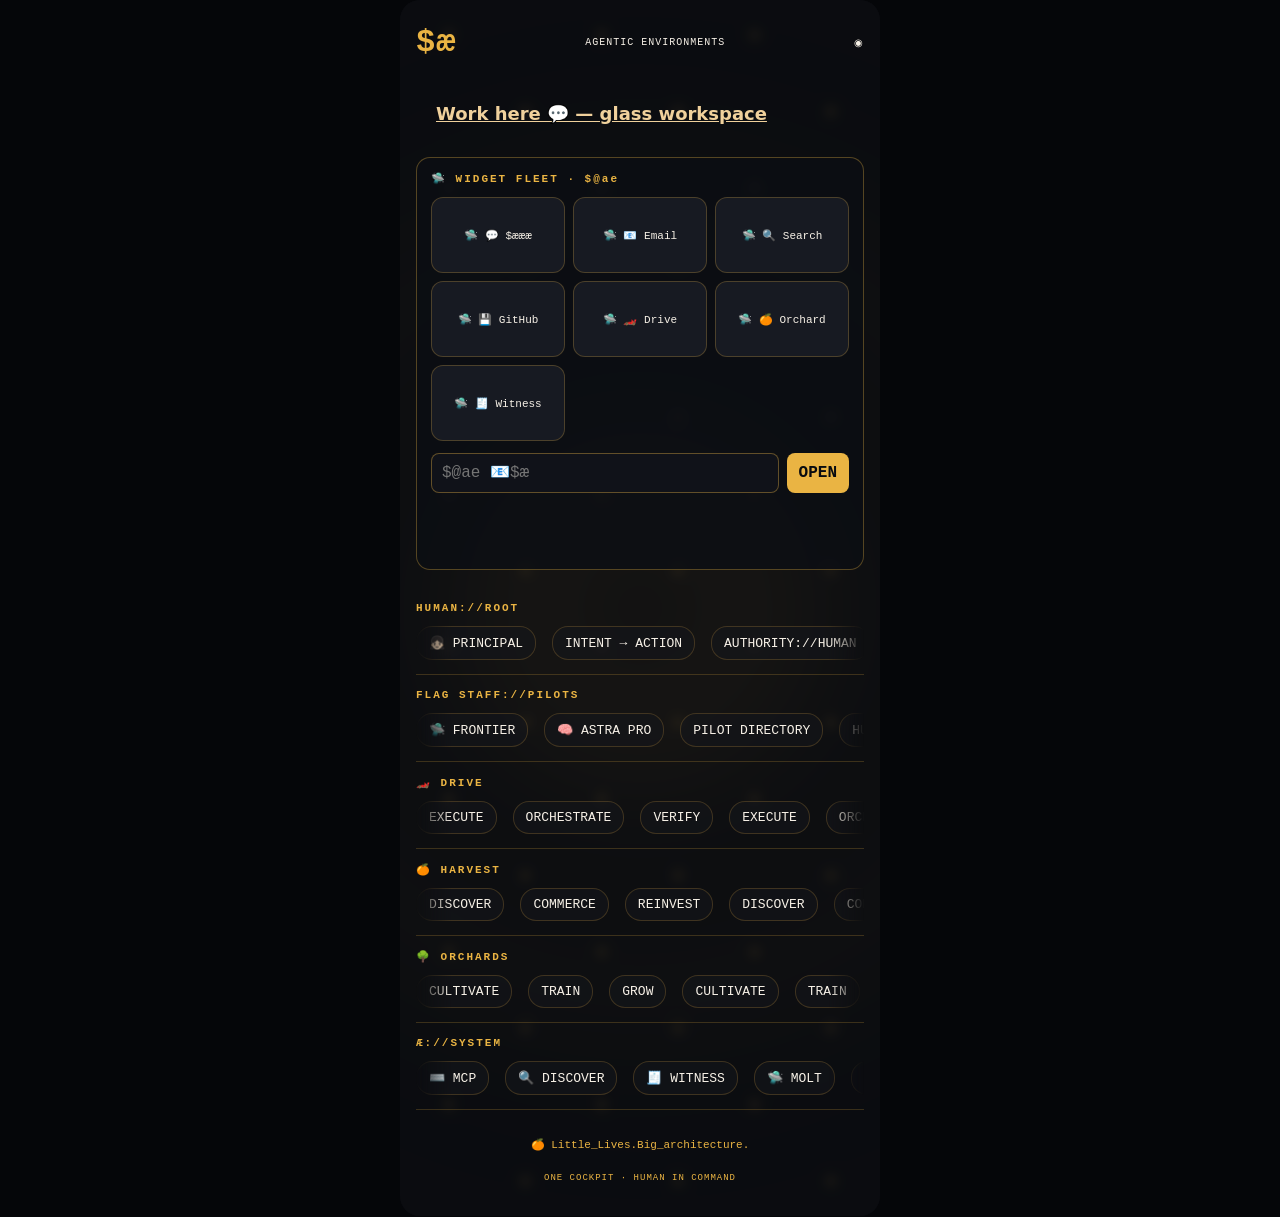
<file: index.html>
<!doctype html>
<html lang="en"><head><meta charset="utf-8"><meta name="viewport" content="width=device-width,initial-scale=1,viewport-fit=cover"><meta name="theme-color" content="#090b10"><meta name="description" content="A human-first, shader-powered agentic cockpit."><title>$æ · Cockpit</title><link rel="stylesheet" href="cockpit/cockpit.css"></head>
<body><main class="cockpit"><canvas id="world" aria-hidden="true"></canvas><header><strong>$æ</strong><span>AGENTIC ENVIRONMENTS</span><span aria-label="prototype">◉</span></header><nav style="position:relative;z-index:2;padding:20px"><a href="./work/" style="color:#f0d19c;font:600 18px system-ui">Work here 💬 — glass workspace</a></nav><section id="lanes" aria-label="Cockpit ticker navigation"></section><footer>🍊 Little_Lives.Big_architecture.<p>ONE COCKPIT · HUMAN IN COMMAND</p></footer></main><script type="module" src="cockpit/cockpit.js"></script></body></html>
</file>
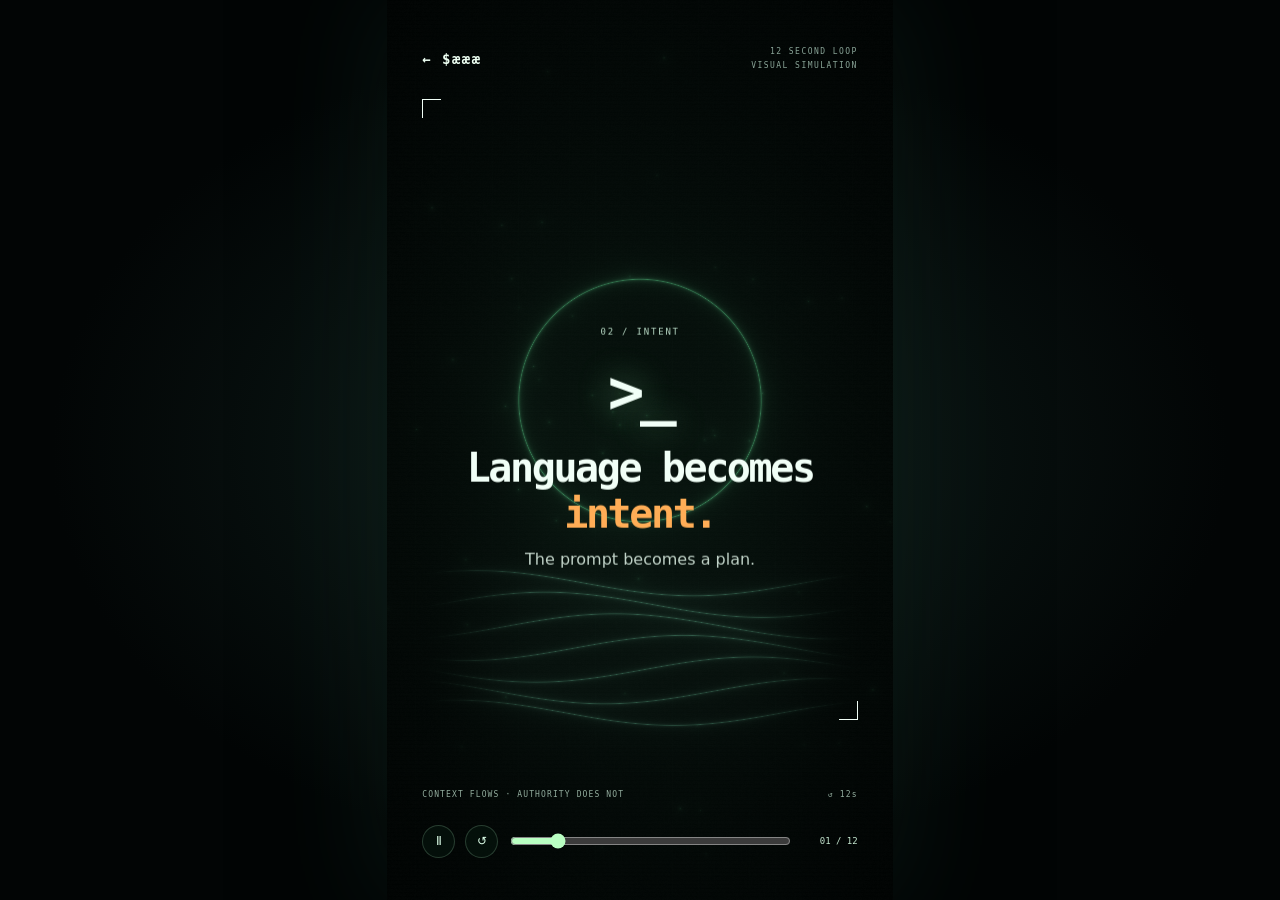
<file: aeaeae/index.html>
<!doctype html>
<html lang="en">
<head>
<meta charset="utf-8">
<meta name="viewport" content="width=device-width,initial-scale=1,viewport-fit=cover">
<meta name="theme-color" content="#030707">
<title>Origins · >_æææ:// · 12 seconds</title>
<style>
:root{color-scheme:dark;font-family:ui-monospace,SFMono-Regular,Consolas,monospace;background:#020505;color:#f1fff7}
*{box-sizing:border-box}body{margin:0;min-height:100svh;display:grid;place-items:center;background:radial-gradient(ellipse,#10201d,#020505 65%)}
.film{position:relative;width:min(100vw,56.25svh);height:min(177.7778vw,100svh);min-height:0;overflow:hidden;background:#030707;isolation:isolate;box-shadow:0 0 110px #10261d80}
canvas{position:absolute;inset:0;width:100%;height:100%}.grain{position:absolute;inset:0;pointer-events:none;background:repeating-linear-gradient(0deg,#0000 0px,#0000 3px,#0002 4px);opacity:.25}
header{position:absolute;top:5%;left:7%;right:7%;display:flex;justify-content:space-between;align-items:center;font-size:9px;letter-spacing:.16em;color:#b6cec1}header b{font-size:14px;color:#edfff2}header span:last-child{font-size:8px;color:#89a497;text-align:right;line-height:1.7}
.frame{position:absolute;inset:11% 7% 20%;pointer-events:none}.frame:before,.frame:after{content:'';position:absolute;width:18px;height:18px;border-color:#8bb29c55}.frame:before{top:0;left:0;border-left:1px solid;border-top:1px solid}.frame:after{bottom:0;right:0;border-right:1px solid;border-bottom:1px solid}
.scene{position:absolute;inset:0;display:flex;flex-direction:column;align-items:center;text-align:center;justify-content:center;padding:0 6%;opacity:0;will-change:opacity,transform;pointer-events:none}
.eyebrow{font-size:9px;letter-spacing:.2em;color:#b7d8c4;margin-bottom:19px}.symbol{font-family:ui-monospace,SFMono-Regular,Consolas,monospace;font-size:clamp(32px,8vw,61px);font-weight:700;letter-spacing:-.07em;text-shadow:0 0 35px #9effb075;white-space:nowrap}.scene h1{font-size:clamp(24px,6vw,40px);line-height:1.15;letter-spacing:-.06em;margin:18px 0 10px;font-weight:600}.scene p{font-family:system-ui,sans-serif;font-size:clamp(12px,2.8vw,16px);line-height:1.6;color:#c1d3c8;margin:0;max-width:28ch}.orange{color:#ffad56}.small-symbol{font-size:clamp(31px,7vw,49px)}
.scene[data-i="3"]{justify-content:flex-start;padding-top:21%}.scene[data-i="3"] h1{margin-top:5px}.route{font-size:11px;letter-spacing:.12em;color:#ccf8d2;margin-top:12px}.scene[data-i="4"] .symbol{color:#ffbc73;text-shadow:0 0 45px #ffb34f88}
.bottom{position:absolute;left:7%;right:7%;bottom:11.2%;font-size:8px;letter-spacing:.14em;display:flex;justify-content:space-between;color:#93ad9e}.controls{position:absolute;bottom:4.7%;left:7%;right:7%;display:flex;gap:10px;align-items:center}button{border:1px solid #a5dfb538;background:#07140db3;color:#dcffe9;border-radius:50%;width:33px;height:33px;cursor:pointer;font-size:12px;flex-shrink:0}button:hover,button:focus-visible{border-color:#e7ffe9;background:#173c27}input{width:100%;accent-color:#b9ffc2;height:16px;cursor:pointer}time{font-size:9px;white-space:nowrap;color:#c5e7d0;min-width:55px;text-align:right}.fallback{position:absolute;inset:40% 12% auto;text-align:center;background:#07120f;padding:20px;z-index:8}.fallback[hidden]{display:none}.sr{position:absolute;left:-10000px}.paused-tag{position:absolute;top:13%;right:7%;font-size:9px;color:#ffbc73;opacity:0}.film.paused .paused-tag{opacity:1}
@media(prefers-reduced-motion:reduce){.grain{display:none}}
</style>
</head>
<body>
<main class="film" aria-label="Origins: a twelve-second simulated story from chat to human-governed agentic environments">
<canvas id="gl" aria-hidden="true"></canvas><div class="grain"></div>
<header><a href="../" style="color:inherit;text-decoration:none" aria-label="Return to æ Cockpit"><b>← $æææ</b></a><span>12 SECOND LOOP<br>VISUAL SIMULATION</span></header><div class="frame"></div><span class="paused-tag">PAUSED</span>
<section class="scene" data-i="0"><div class="eyebrow">01 / THE ORIGIN</div><img src="assets/chat-aeaeae.png" alt="Speech bubble with æ inside each of its three dots" style="width:40%;height:auto;max-height:22%;object-fit:contain"><h1>It begins<br>with a conversation.</h1><p>A human asks.<br>A possibility takes shape.</p></section>
<section class="scene" data-i="1"><div class="eyebrow">02 / INTENT</div><div class="symbol">&gt;_</div><h1>Language becomes<br><span class="orange">intent.</span></h1><p>The prompt becomes a plan.</p></section>
<section class="scene" data-i="2"><div class="eyebrow">03 / ENVIRONMENT</div><div class="symbol">&gt;_æææ://</div><h1>Intent becomes<br>an environment.</h1><p>Capabilities connect.<br>Authority stays with the human.</p></section>
<section class="scene" data-i="3"><div class="eyebrow">04 / CORRIDORS</div><div class="symbol small-symbol">molt.earth</div><h1>A place becomes<br>a workflow.</h1><div class="route">COTA → CDMX</div><p>Checkpoints. Alerts. Handoffs.<br>Simulation first.</p></section>
<section class="scene" data-i="4"><div class="eyebrow">05 / THE PRINCIPAL</div><div class="symbol">🫵</div><h1>Many agents.<br><span class="orange">One principal.</span></h1><p>Human approval opens the gate.<br>Evidence records the result.</p></section>
<section class="scene" data-i="5"><div class="eyebrow">06 / RETURN</div><div class="symbol">🧾 → 💬://</div><h1>Return value<br>to the human.</h1><p>What we learn<br>begins the next conversation.</p></section>
<div class="bottom"><span>CONTEXT FLOWS · AUTHORITY DOES NOT</span><span>↺ 12s</span></div>
<div class="controls"><button id="play" aria-label="Pause animation">Ⅱ</button><button id="replay" aria-label="Replay from beginning">↺</button><input id="seek" type="range" min="0" max="12" step="0.01" value="0" aria-label="Animation timeline in seconds"><time id="clock">00 / 12</time></div>
<p class="sr">Six scenes: conversation, intent, environment, corridor simulation, human approval, evidence returning to conversation. No real-world action is performed.</p>
<div class="fallback" hidden>WebGL is unavailable. The story and timeline remain available.</div>
</main>
<script id="vertex" type="x-shader/x-vertex">
attribute vec2 a;void main(){gl_Position=vec4(a,0.,1.);}
</script>
<script id="fragment" type="x-shader/x-fragment">
precision highp float;
uniform vec2 res;uniform float t;
#define PI 3.14159265359
float hash(vec2 p){return fract(sin(dot(p,vec2(127.1,311.7)))*43758.5453);}
float line(vec2 p,vec2 a,vec2 b){vec2 v=b-a;return length(p-a-v*clamp(dot(p-a,v)/dot(v,v),0.,1.));}
float glow(float d,float w){return w/(d+w);}
float pulse(float center,float width){float d=abs(t-center);d=min(d,12.-d);return 1.-smoothstep(width*.5,width,d);}
void main(){
vec2 uv=gl_FragCoord.xy/res.xy;vec2 p=(gl_FragCoord.xy-.5*res)/res.y;
float phase=2.*PI*t/12.;float energy=.5-.5*cos(phase);
vec3 mint=vec3(.44,1.,.66),amber=vec3(1.,.53,.19),ice=vec3(.74,.9,1.);
vec3 col=vec3(.008,.024,.021);col+=mint*.025*exp(-length(p)*3.);
// A periodic field: all motion closes after twelve seconds.
for(int i=0;i<65;i++){
float f=float(i);vec2 seed=vec2(hash(vec2(f,1.)),hash(vec2(f,2.)));
float a=seed.x*6.283185+phase;float rr=.04+seed.y*.68;
vec2 pos=vec2(cos(a),sin(a))*(rr*(.6+.4*energy));pos.x*=.67;
float d=length(p-pos);float light=(.35+.65*sin(f+phase)*sin(f+phase));
col+=mint*glow(d,.00035)*light*.21;
}
// The origin ring blooms into connected orbital paths.
float origin=pulse(0.,2.5);float intent=pulse(3.,2.4);float env=pulse(5.,2.4);
float corridor=pulse(7.,2.5);float gate=pulse(9.,2.3);float witness=pulse(11.,2.2);
vec2 q=p-vec2(0.,.055);float r=length(q);
float ring=abs(r-(.125+.012*sin(phase)));
col+=mint*glow(ring,.0007)*(.14+.5*origin);
for(int j=0;j<3;j++){
float k=float(j);vec2 z=q;float rot=phase+k*PI/3.;z=mat2(cos(rot),-sin(rot),sin(rot),cos(rot))*z;z.y*=2.8;
col+=mint*glow(abs(length(z)-(.2+k*.018)),.00055)*env*.42;
}
// Prompt rails / parallel bounded capability paths.
for(int j=0;j<7;j++){
float k=float(j)-3.;float y=-.22+k*.024;float wave=sin(p.x*13.+phase+k)*.014;
float rail=abs(p.y-y-wave);float ends=1.-smoothstep(.1,.25,abs(p.x));
col+=mix(mint,ice,.35)*glow(rail,.00045)*ends*(intent+env)*.32;
}
// Schematic corridor; deliberately no geographic route claims.
vec2 last=vec2(-.13,-.02);
for(int j=0;j<5;j++){
float k=float(j);vec2 next=vec2(-.1+mod(k,2.)*.15+k*.025,-.105-k*.066);
float d=line(p,last,next);col+=mint*glow(d,.0012)*corridor*.8;
float nd=length(p-last);col+=ice*glow(nd,.002)*corridor*.55;
float flow=fract(t/2.+k*.2);vec2 packet=mix(last,next,flow);
col+=amber*exp(-length(p-packet)*320.)*corridor*1.8;last=next;
}
col+=ice*glow(length(p-last),.002)*corridor*.6;
// Approval aperture and evidence rings.
vec2 g=p-vec2(0.,-.24);float gr=length(g);
float ar=abs(gr-.093);float angle=atan(g.y,g.x);
float opening=.1+.8*(.5+.5*sin(phase));float arc=step(opening,abs(angle));
col+=amber*glow(ar,.0011)*arc*gate;
for(int j=0;j<4;j++){
float k=float(j);float rr=.065+k*.024;col+=mint*glow(abs(length(g)-rr),.0005)*witness*.28;
}
// Framing grid, scan glow, vignette.
vec2 grid=abs(fract((p+vec2(phase/(2.*PI),0.))*35.)-.5);
float lattice=(1.-smoothstep(.0,.025,min(grid.x,grid.y)))*.012;
col+=mint*lattice*(.3+energy);col*=1.-.65*pow(length(uv-.5)*1.25,1.8);
col+=vec3(hash(gl_FragCoord.xy+vec2(floor(t*24.)))-.5)*.008;
gl_FragColor=vec4(col,1.);
}
</script>
<script>
(()=>{'use strict';
const film=document.querySelector('.film'),canvas=document.querySelector('canvas'),seek=document.querySelector('#seek'),clock=document.querySelector('#clock'),play=document.querySelector('#play'),scenes=[...document.querySelectorAll('.scene')];
let running=!matchMedia('(prefers-reduced-motion: reduce)').matches,time=0,last=performance.now(),gl,program,ru,tu,lost=false;
function shader(type,source){const s=gl.createShader(type);gl.shaderSource(s,source);gl.compileShader(s);if(!gl.getShaderParameter(s,gl.COMPILE_STATUS))throw Error(gl.getShaderInfoLog(s));return s;}
function init(){try{gl=canvas.getContext('webgl',{alpha:false,antialias:false,powerPreference:'low-power'});if(!gl)throw Error('No WebGL');program=gl.createProgram();gl.attachShader(program,shader(gl.VERTEX_SHADER,document.querySelector('#vertex').textContent));gl.attachShader(program,shader(gl.FRAGMENT_SHADER,document.querySelector('#fragment').textContent));gl.linkProgram(program);if(!gl.getProgramParameter(program,gl.LINK_STATUS))throw Error(gl.getProgramInfoLog(program));gl.useProgram(program);const b=gl.createBuffer();gl.bindBuffer(gl.ARRAY_BUFFER,b);gl.bufferData(gl.ARRAY_BUFFER,new Float32Array([-1,-1,1,-1,-1,1,1,1]),gl.STATIC_DRAW);const a=gl.getAttribLocation(program,'a');gl.enableVertexAttribArray(a);gl.vertexAttribPointer(a,2,gl.FLOAT,false,0,0);ru=gl.getUniformLocation(program,'res');tu=gl.getUniformLocation(program,'t');document.querySelector('.fallback').hidden=true;lost=false;resize();}catch(error){console.error(error);gl=null;document.querySelector('.fallback').hidden=false;}}
function resize(){if(!gl)return;const d=Math.min(devicePixelRatio||1,1.7);canvas.width=Math.round(film.clientWidth*d);canvas.height=Math.round(film.clientHeight*d);gl.viewport(0,0,canvas.width,canvas.height);}
function sync(){play.textContent=running?'Ⅱ':'▶';play.setAttribute('aria-label',running?'Pause animation':'Play animation');film.classList.toggle('paused',!running);}
function display(){const slot=time/2;scenes.forEach((el,i)=>{let d=Math.abs(slot-i);d=Math.min(d,6-d);const o=Math.max(0,Math.min(1,(.6-d)/.2));el.style.opacity=o;el.style.transform='translateY('+((1-o)*7)+'px)';el.setAttribute('aria-hidden',o<.5?'true':'false');});seek.value=time;clock.textContent=String(Math.floor(time)).padStart(2,'0')+' / 12';if(gl&&!lost){gl.uniform2f(ru,canvas.width,canvas.height);gl.uniform1f(tu,time);gl.drawArrays(gl.TRIANGLE_STRIP,0,4);}}
function tick(now){if(running&&!document.hidden)time=(time+Math.min((now-last)/1000,.1))%12;last=now;display();requestAnimationFrame(tick);}
play.addEventListener('click',()=>{running=!running;sync();});document.querySelector('#replay').addEventListener('click',()=>{time=0;last=performance.now();display();});seek.addEventListener('input',()=>{time=Number(seek.value)%12;display();});canvas.addEventListener('webglcontextlost',e=>{e.preventDefault();lost=true;});canvas.addEventListener('webglcontextrestored',init);window.addEventListener('resize',resize);document.addEventListener('visibilitychange',()=>{last=performance.now();});init();sync();requestAnimationFrame(tick);
})();
</script>
</body></html>
</file>
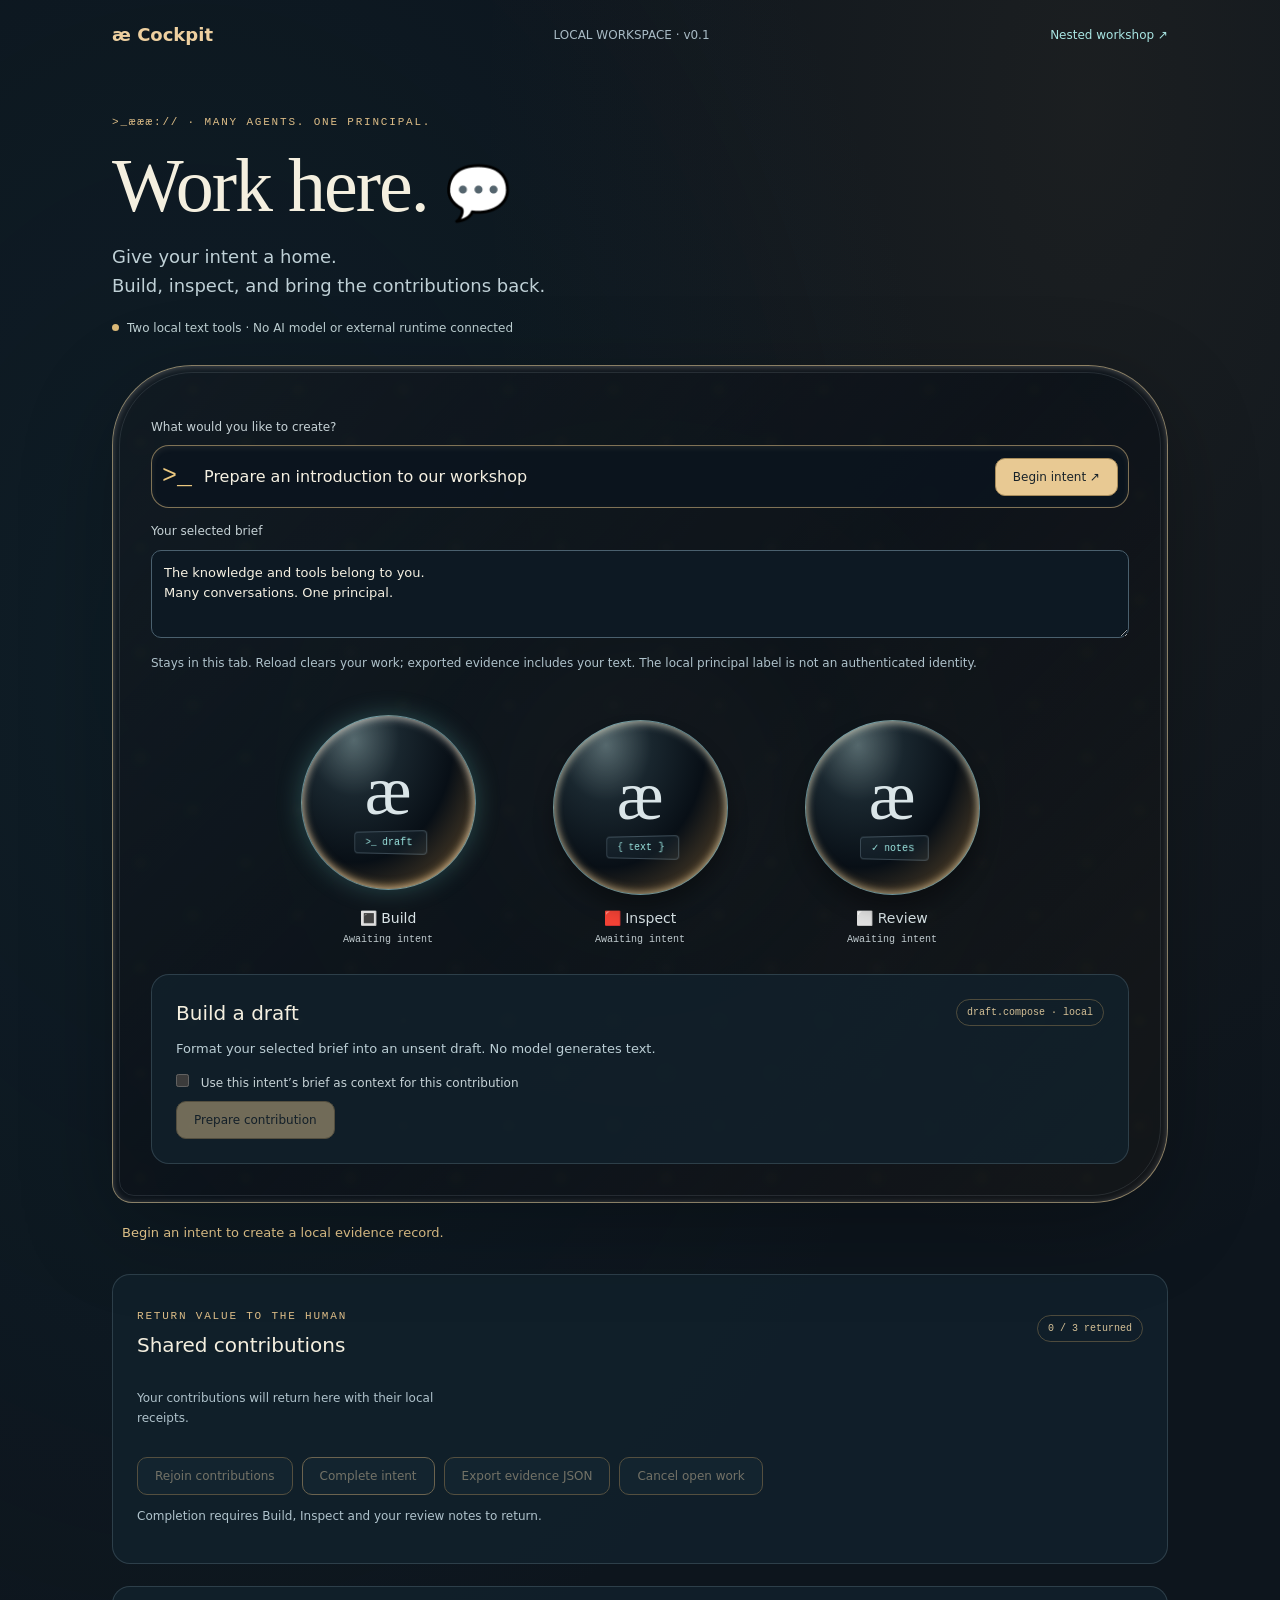
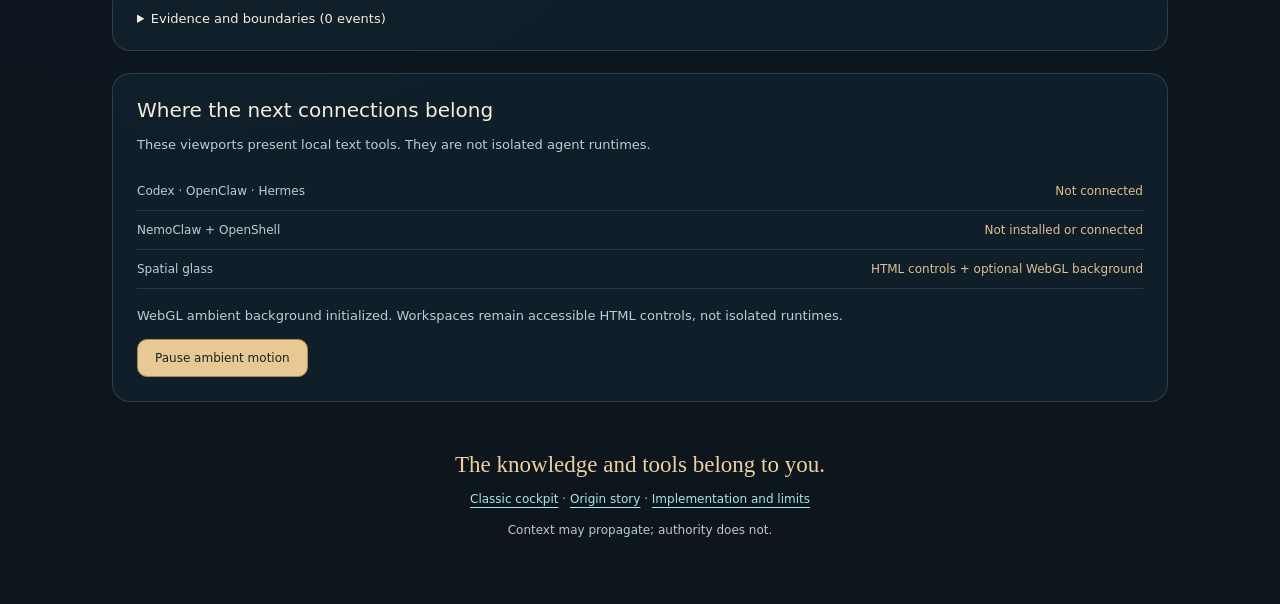
<file: work/index.html>
<!doctype html>
<html lang="en"><head><meta charset="utf-8"><meta name="viewport" content="width=device-width,initial-scale=1"><meta name="theme-color" content="#10171e"><meta name="description" content="One intent, three local workspaces, human-reviewed contributions. No external agent connected."><title>Work here 💬 · æ Cockpit</title><link rel="stylesheet" href="glass.css"></head>
<body><main><header><a href="../">æ Cockpit</a><span>LOCAL WORKSPACE · v0.1</span><a href="../aeaeae/workbench.html">Nested workshop ↗</a></header>
<section class="intro"><p class="eyebrow">&gt;_æææ:// · MANY AGENTS. ONE PRINCIPAL.</p><h1>Work here. <span>💬</span></h1><p>Give your intent a home.<br>Build, inspect, and bring the contributions back.</p><div class="boundary"><i></i> Two local text tools · No AI model or external runtime connected</div></section>
<section class="glass" aria-label="Glass conversation workspace"><canvas id="world" aria-hidden="true"></canvas><div class="glass-content"><form id="intent-form"><label for="intent">What would you like to create?</label><div class="prompt"><span aria-hidden="true">&gt;_</span><input id="intent" maxlength="1000" required value="Prepare an introduction to our workshop"><button id="begin" type="submit">Begin intent ↗</button></div><label for="brief">Your selected brief</label><textarea id="brief" maxlength="20000" required>The knowledge and tools belong to you.
Many conversations. One principal.</textarea><p class="small">Stays in this tab. Reload clears your work; exported evidence includes your text. The local principal label is not an authenticated identity.</p></form>
<div class="viewports" role="group" aria-label="Three contribution workspaces"><button type="button" class="viewport" data-lane="build" aria-pressed="true"><span class="sphere" aria-hidden="true">æ<span class="mini">&gt;_ draft</span></span><strong>🔳 Build</strong><span class="lane-state" id="state-build">Awaiting intent</span></button><button type="button" class="viewport" data-lane="inspect" aria-pressed="false"><span class="sphere" aria-hidden="true">æ<span class="mini">{ text }</span></span><strong>🟥 Inspect</strong><span class="lane-state" id="state-inspect">Awaiting intent</span></button><button type="button" class="viewport" data-lane="review" aria-pressed="false"><span class="sphere" aria-hidden="true">æ<span class="mini">✓ notes</span></span><strong>⬜ Review</strong><span class="lane-state" id="state-review">Awaiting contributions</span></button></div>
<section id="workspace" class="workspace" aria-labelledby="workspace-title"><div class="workspace-head"><h2 id="workspace-title">Build a draft</h2><span id="capability" class="badge">draft.compose · local</span></div><p id="description">Format your selected brief into an unsent draft. No model generates text.</p><form id="prepare-form"><label><input id="share" type="checkbox"> Use this intent’s brief as context for this contribution</label><div id="review-input" hidden><label for="notes">Your review notes</label><textarea id="notes" maxlength="20000" placeholder="Read the returned draft and text counts, then write your judgment."></textarea></div><button id="prepare" type="submit" disabled>Prepare contribution</button></form><div id="task" hidden><p id="task-state" class="small"></p><label for="payload">Exact task input · editable before execution</label><textarea id="payload" maxlength="20000"></textarea><div class="actions"><button id="revise" type="button">Save revision</button><button id="approve" type="button">Approve this revision</button><button id="run" type="button">Run local tool</button><button id="revoke" type="button">Revoke approval</button></div><pre id="task-output" aria-label="Selected contribution output"></pre></div></section></div></section>
<p id="notice" role="status" aria-live="polite">Begin an intent to create a local evidence record.</p>
<section class="tray" aria-labelledby="tray-title"><div class="workspace-head"><div><p class="eyebrow">RETURN VALUE TO THE HUMAN</p><h2 id="tray-title">Shared contributions</h2></div><span id="return-count" class="badge">0 / 3 returned</span></div><div id="contributions" class="contributions"><p class="small">Your contributions will return here with their local receipts.</p></div><div class="actions"><button id="rejoin" type="button" disabled>Rejoin contributions</button><button id="complete" type="button" disabled>Complete intent</button><button id="export" type="button" disabled>Export evidence JSON</button><button id="cancel" type="button" disabled>Cancel open work</button></div><p id="completion" class="small" aria-live="polite">Completion requires all three contributions to return.</p></section>
<details class="panel"><summary>Evidence and boundaries <span id="event-count">(0 events)</span></summary><p class="small">Hash-linked local records help detect changes against the exported head and count. They are not a signed identity or independent attestation. Approval applies to this local task’s revision, payload and deadline; editing invalidates it. Approval expires after one minute. Tasks expire after five minutes.</p><pre id="ledger">No events yet.</pre></details>
<section class="connections panel"><h2>Where the next connections belong</h2><p>These viewports present local text tools. They are not isolated agent runtimes.</p><dl><div><dt>Codex · OpenClaw · Hermes</dt><dd>Not connected</dd></div><div><dt>NemoClaw + OpenShell</dt><dd>Not installed or connected</dd></div><div><dt>Spatial glass</dt><dd>HTML controls + optional WebGL background</dd></div></dl><p id="render-status" class="small">Static glass remains available while WebGL initializes.</p><button id="motion" type="button" aria-pressed="false">Pause ambient motion</button></section>
<footer><strong>The knowledge and tools belong to you.</strong><p><a href="../">Classic cockpit</a> · <a href="../aeaeae/">Origin story</a> · <a href="IMPLEMENTATION.md">Implementation and limits</a></p><p>Context may propagate; authority does not.</p></footer></main><script type="module" src="workspace.mjs"></script></body></html>
</file>
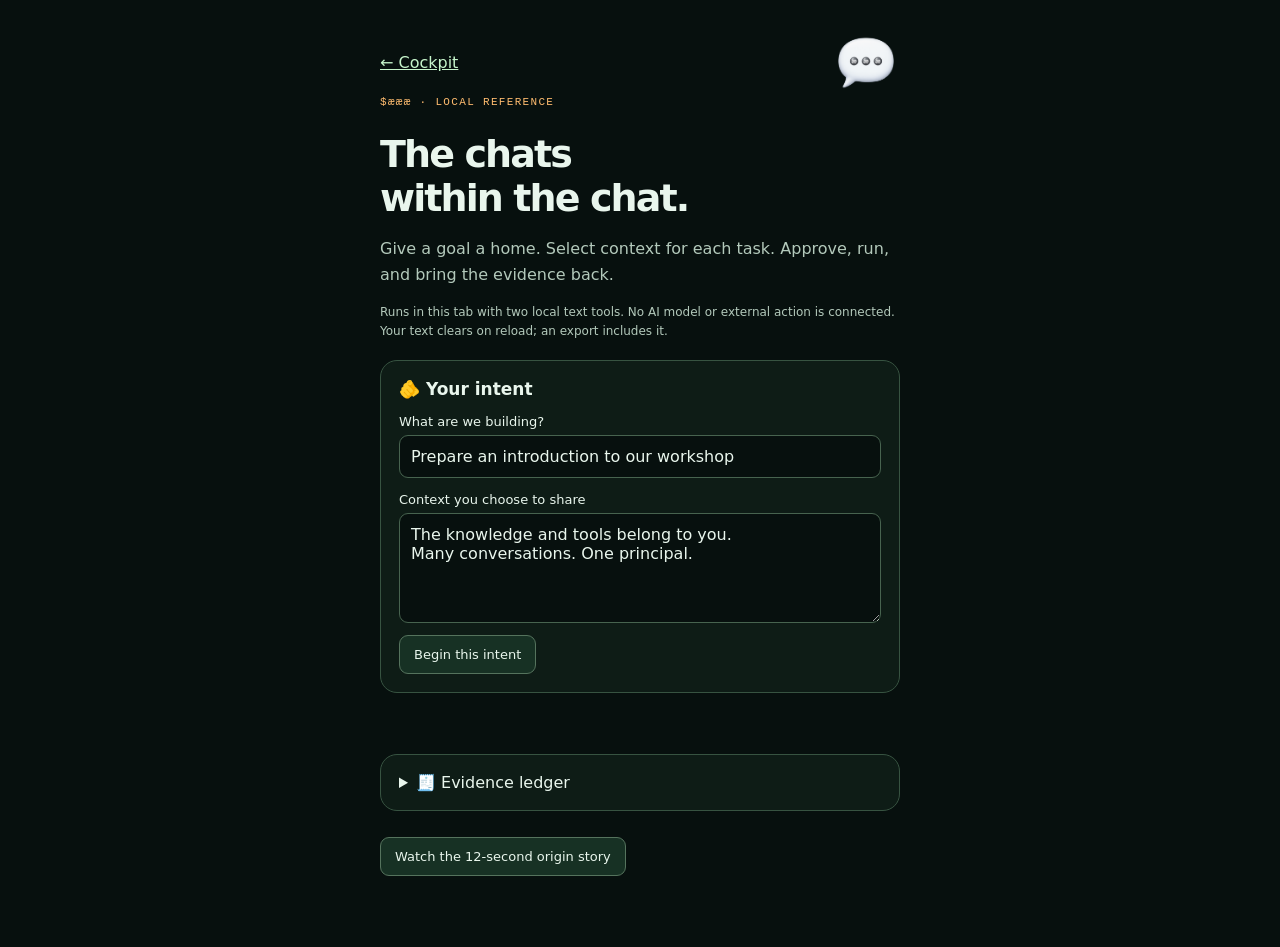
<file: aeaeae/workbench.html>
<!doctype html>
<html lang="en"><head><meta charset="utf-8"><meta name="viewport" content="width=device-width,initial-scale=1"><meta name="theme-color" content="#07100e"><title>$æææ · The local workshop</title>
<style>
:root{color-scheme:dark;font-family:system-ui,sans-serif;background:#07100e;color:#e9f6ed}*{box-sizing:border-box}[hidden]{display:none!important}body{margin:0}main{max-width:560px;margin:auto;padding:28px 20px 70px}a{color:#c6f5cb}header{display:flex;justify-content:space-between;align-items:center}header img{width:68px;height:68px;object-fit:contain}h1{font-size:38px;letter-spacing:-.05em;margin:24px 0 8px}h2{font-size:17px;margin:0 0 15px}p{line-height:1.6;color:#b3c9bb}.tag{font:11px ui-monospace,monospace;letter-spacing:.12em;color:#ffbc6f}.panel,article{background:#0e1c16;border:1px solid #375341;border-radius:17px;padding:18px;margin:18px 0}label{display:block;font-size:13px;margin:14px 0 6px}input,textarea,select{font:inherit;width:100%;color:inherit;background:#07100e;border:1px solid #47634f;padding:11px;border-radius:9px}textarea{min-height:110px;resize:vertical}button,.link{font:inherit;font-size:13px;display:inline-block;border:1px solid #55735d;border-radius:9px;padding:11px 14px;background:#173124;color:#e9f6ed;cursor:pointer;margin:8px 5px 0 0;text-decoration:none}button:disabled{opacity:.4;cursor:default}button:hover:not(:disabled){border-color:#ffbc6f}button:focus-visible,input:focus-visible,textarea:focus-visible,select:focus-visible,a:focus-visible{outline:2px solid #ffbc6f;outline-offset:3px}input[type=checkbox]{width:auto}pre{white-space:pre-wrap;overflow-wrap:anywhere;font-size:11px;color:#c2ddca;max-height:320px;overflow:auto}article p{font-size:12px;margin:6px 0}.state{font:11px ui-monospace,monospace;color:#ffbc6f}.note{font-size:12px}#notice{min-height:25px;overflow-wrap:anywhere;color:#ffd096}#result{overflow-wrap:anywhere}.row{display:flex;gap:8px;flex-wrap:wrap}.counter{font:11px ui-monospace,monospace;color:#9db8a6}
</style></head><body><main>
<header><a href="../">← Cockpit</a><img src="assets/chat-aeaeae.png" alt="Chat bubble with three æ marks"></header>
<div class="tag">$æææ · LOCAL REFERENCE</div><h1>The chats<br>within the chat.</h1><p>Give a goal a home. Select context for each task. Approve, run, and bring the evidence back.</p>
<p class="note">Runs in this tab with two local text tools. No AI model or external action is connected. Your text clears on reload; an export includes it.</p>
<form class="panel" id="intent-form"><h2>🫵 Your intent</h2><label for="intent">What are we building?</label><input id="intent" value="Prepare an introduction to our workshop" maxlength="1000" required><label for="brief">Context you choose to share</label><textarea id="brief" maxlength="20000" required>The knowledge and tools belong to you.
Many conversations. One principal.</textarea><button id="begin">Begin this intent</button></form>
<form class="panel" id="child-form" hidden><h2>💬 A bounded conversation</h2><label for="parent">Return to</label><select id="parent"></select><label for="purpose">Purpose</label><input id="purpose" value="Inspect the selected text" maxlength="1000" required><label for="capability">Local capability</label><select id="capability"><option value="text.inspect">🔍 Inspect text</option><option value="draft.compose">📋 Compose an unsent draft</option></select><label><input type="checkbox" id="share" checked required> Share this parent's brief as context and task input</label><p class="note">Depth ≤ 3 · open tasks ≤ 4 · 5-minute task deadline.<br>Input text comes only from the brief this parent holds.</p><button>Create conversation</button></form>
<p id="notice" role="status" aria-live="polite"></p><section id="tree" aria-label="Conversation tree"></section>
<div class="row" id="return-controls" hidden><button id="rejoin">↺ Rejoin results</button><button id="complete">Complete intent</button><button id="export">Export evidence</button><button id="cancel">Cancel open work</button></div>
<div id="result" aria-live="polite"></div><details class="panel"><summary>🧾 Evidence ledger <span id="count"></span></summary><p class="note">Hash-linked local records; no signed identity or independent attestation. Export retains the head and count to check against later changes.</p><pre id="ledger">Begin an intent to create the first record.</pre></details>
<a class="link" href="index.html">Watch the 12-second origin story</a>
</main><script type="module" src="workbench.mjs"></script></body></html>
</file>
<file: cockpit/cockpit.css>
:root{color-scheme:dark;--gold:#eab443;--ivory:#f7f1e7;--bg:#090b10}*{box-sizing:border-box}body{margin:0;background:#050609;color:var(--ivory);font-family:ui-monospace,SFMono-Regular,Menlo,monospace}.cockpit{position:relative;isolation:isolate;max-width:480px;min-height:100svh;margin:auto;overflow:hidden;background:var(--bg);padding:24px 16px;border-radius:20px}canvas{position:absolute;inset:0;width:100%;height:100%;z-index:-1}header{display:flex;justify-content:space-between;align-items:center;gap:10px;margin-bottom:22px;font-size:10px;letter-spacing:1px}header strong{font-size:32px;color:var(--gold)}.lane{border-bottom:1px solid #eab44336;padding:14px 0}.label{color:var(--gold);font-size:11px;letter-spacing:2px;margin:0 0 12px}.viewport{overflow:hidden;mask-image:linear-gradient(90deg,transparent,black 8%,black 92%,transparent)}.track{display:flex;width:max-content;animation:move var(--speed,24s) linear infinite}.lane:focus-within .track,.lane:hover .track,.lane.paused .track{animation-play-state:paused}.group{display:flex;gap:16px;padding-right:16px;flex-shrink:0}.action{font:inherit;font-size:13px;white-space:nowrap;background:#15171b99;color:var(--ivory);border:1px solid #eab44335;border-radius:16px;padding:8px 12px;cursor:pointer}.action:focus-visible{outline:2px solid var(--gold);outline-offset:2px}footer{text-align:center;color:var(--gold);font-size:11px;margin-top:28px}footer p{font-size:9px;letter-spacing:1px;margin-top:22px}@keyframes move{to{transform:translateX(-50%)}}@media(prefers-reduced-motion:reduce){.track{animation:none;flex-wrap:wrap;width:auto}.group:last-child{display:none}.viewport{mask-image:none}}
/* Widget-scale agentic OS v0.2 */
.widgets{margin:12px 0 18px;padding:14px;border:1px solid #eab44355;border-radius:14px;background:#0c0e14b8}.widget-grid{display:grid;grid-template-columns:repeat(3,minmax(0,1fr));gap:8px}.widget{min-height:76px;display:flex;align-items:center;justify-content:center;flex-direction:column;gap:5px;border:1px solid #eab44340;border-radius:12px;background:#171a22;color:#f7f1e7;font:inherit;font-size:11px;cursor:pointer;overflow-wrap:anywhere;text-align:center;padding:8px}.widget[aria-pressed=true]{border-color:var(--gold);background:#292116}.widget:focus-visible,.invocation-form button:focus-visible,.invocation-form input:focus-visible{outline:2px solid var(--gold);outline-offset:2px}.widget-detail{min-height:62px;padding:10px 2px;color:#f7f1e7;font-size:12px}.widget-detail strong{color:var(--gold)}.widget-detail p{margin:5px 0;color:#d8d0c1}.invocation-form{display:flex;gap:8px;margin-top:12px}.invocation-form input{min-width:0;flex:1;background:#101219;border:1px solid #eab44360;border-radius:8px;padding:10px;color:var(--ivory);font:inherit}.invocation-form button{background:var(--gold);color:#090b10;border:0;border-radius:8px;padding:8px 12px;font:inherit;font-weight:bold;cursor:pointer}
</file>
<file: work/glass.css>
:root{font-family:Inter,ui-sans-serif,system-ui,sans-serif;color-scheme:dark;background:#0d151d;color:#f4efdf}*{box-sizing:border-box}[hidden]{display:none!important}body{margin:0;background:radial-gradient(ellipse at 15% 30%,#17546722,transparent 50%),radial-gradient(ellipse at 85% 5%,#d59b5012,transparent 40%)}main{max-width:1120px;margin:auto;padding:24px 32px 40px}a{color:#a9e6e3;text-underline-offset:4px}header{display:flex;gap:20px;justify-content:space-between;align-items:center;font-size:12px;color:#a8bac4}header a{text-decoration:none}header a:first-child{font-weight:700;color:#eed0a0;font-size:18px}.intro{padding:60px 0 30px}.eyebrow{font:11px ui-monospace,monospace;letter-spacing:1.8px;color:#ddbd87}h1{font-family:Georgia,serif;font-weight:400;font-size:clamp(46px,7vw,76px);letter-spacing:-2px;margin:14px 0}h1 span{font: .7em system-ui}.intro>p:not(.eyebrow){font-size:18px;color:#bfd0d6;line-height:1.6;margin:12px 0 20px}.boundary{font-size:12px;display:flex;align-items:center;gap:8px;color:#bed0d3}.boundary i{width:7px;height:7px;border-radius:50%;background:#dbb978}.glass{position:relative;border:1px solid #ebcf9c8c;border-radius:80px 80px 75px 20px;background:linear-gradient(135deg,#c7e8ec0d,#0f1a23b3 50%,#d8ab5b10);box-shadow:inset 0 1px 6px #fff6,0 25px 90px #0004;overflow:hidden}.glass:after{content:'';position:absolute;pointer-events:none;inset:6px;border:1px solid #d7eef01c;border-radius:74px 74px 70px 15px}#world{position:absolute;inset:0;width:100%;height:100%;opacity:.4;pointer-events:none}.glass-content{position:relative;z-index:1;padding:38px}label{display:block;font-size:12px;line-height:1.6;color:#c6d2d6;margin:14px 0 8px}.prompt{display:flex;gap:12px;align-items:center;border:1px solid #c6ab78a0;border-radius:18px;padding:8px 10px;background:#0c151ee6;box-shadow:inset 0 2px 6px #e4d8bc16}.prompt>span{color:#ebc77f;font:25px ui-monospace,monospace}.prompt input{border:0;padding:10px 0;font-size:16px;background:transparent;min-width:0}.prompt button{white-space:nowrap;margin:0}.small{font-size:12px;line-height:1.65;color:#afc2cb}textarea,input{font:inherit;width:100%;border:1px solid #4a606e;border-radius:10px;padding:12px;color:#f5f0e2;background:#0d1923;line-height:1.6}textarea{resize:vertical;min-height:88px;font-size:13px}input[type=checkbox]{width:auto;margin:0 8px 0 0;accent-color:#e1b975}button{font:inherit;font-size:12px;padding:11px 17px;border-radius:10px;border:1px solid #a78b5b;background:#e8c993;color:#182229;cursor:pointer}button:disabled{opacity:.45;cursor:default}button:hover:not(:disabled){filter:brightness(1.1)}button:focus-visible,a:focus-visible,input:focus-visible,textarea:focus-visible,summary:focus-visible{outline:3px solid #83e9e2;outline-offset:4px}.viewports{display:flex;gap:32px;justify-content:center;padding:30px 10px 24px}.viewport{flex:1;max-width:220px;border:none;border-radius:20px;background:transparent;color:#dae5e8;text-align:center;padding:5px}.viewport .sphere{display:flex;position:relative;flex-direction:column;align-items:center;justify-content:center;font-family:Georgia,serif;font-size:clamp(42px,6vw,70px);width:min(100%,175px);aspect-ratio:1;margin:0 auto 15px;border:1px solid #a4e0e691;border-radius:50%;background:radial-gradient(ellipse at 30% 14%,#b7dbdf6b 0%,#19262e 27%,#080f16 58%,#604a2c 95%);box-shadow:inset 0 2px 8px #f1f7e596,inset 0 -3px 9px #e7b56c6e,0 14px 20px #0005;transition:transform .2s,box-shadow .2s}.mini{font:10px ui-monospace,monospace;color:#9ce6e1;border:1px solid #b9d8e83b;background:#5d7f921a;padding:5px 12px;transform:perspective(100px) rotateY(-12deg);border-radius:4px}.viewport[aria-pressed=true] .sphere{box-shadow:inset 0 2px 8px #fff8,inset 0 -3px 9px #e7b56c9e,0 0 25px #79e2dc40;transform:translateY(-5px)}.viewport strong{font-size:14px;font-weight:500;display:block}.lane-state{display:block;font:10px ui-monospace,monospace;color:#c0cbcf;margin-top:8px}.workspace,.tray,.panel{background:#12212bdc;border:1px solid #8ba8b83b;border-radius:18px;padding:24px}.workspace-head{display:flex;align-items:center;justify-content:space-between;gap:15px}h2{font-size:20px;font-weight:500;margin:0}p{line-height:1.6}.workspace>p,.connections>p{font-size:13px;color:#bbced5}.badge{font:10px ui-monospace,monospace;color:#d6c197;border:1px solid #aa8e5b66;border-radius:25px;padding:7px 10px;white-space:nowrap}.actions{display:flex;flex-wrap:wrap;gap:9px;margin-top:16px}.actions button:not(#run){background:#182c38;color:#ead6b1}.actions #approve,.actions #complete{border-color:#d9b67d}pre{font:12px/1.7 ui-monospace,monospace;white-space:pre-wrap;overflow-wrap:anywhere;max-height:300px;overflow:auto;color:#d4e3e5}#notice{font-size:13px;min-height:26px;color:#efcf92;margin:20px 10px}section.tray{margin-top:25px}.contributions{display:grid;grid-template-columns:repeat(3,1fr);gap:14px;margin-top:20px}.contribution{border:1px solid #56707e;border-top:3px solid #ddd2b7;border-radius:12px;background:#0e1b25;padding:16px;min-width:0}.contribution.build{border-top-color:#7d8c99}.contribution.inspect{border-top-color:#d15b49}.contribution h3{font-size:14px}.contribution .receipt{font:10px ui-monospace,monospace;color:#a9c5c9;overflow-wrap:anywhere}.panel{margin-top:22px}summary{cursor:pointer;font-size:13px}dl div{display:flex;justify-content:space-between;gap:15px;font-size:12px;padding:12px 0;border-bottom:1px solid #5570804d}dd{color:#ddc28f;text-align:right;margin:0}dt{color:#bdcdd5}footer{margin-top:40px;padding:10px;text-align:center;font-size:12px;color:#b8cbd0}footer strong{font-family:Georgia,serif;font-size:23px;font-weight:400;color:#ecd1a0}@media(max-width:650px){main{padding:18px 14px 35px}header{gap:10px;flex-wrap:wrap}header>span{font-size:9px}header>a:last-child{font-size:10px}.intro{padding-top:35px}.intro>p:not(.eyebrow){font-size:16px}.glass{border-radius:35px 35px 35px 12px}.glass-content{padding:20px 14px}.prompt{flex-wrap:wrap;gap:8px}.prompt input{flex:1}.prompt button{width:100%}.viewports{gap:10px;padding:25px 0 20px}.viewport{padding:2px}.viewport .sphere{font-size:48px}.mini{font-size:8px;padding:3px 7px}.lane-state{font-size:9px}.viewport strong{font-size:12px}.workspace,.tray,.panel{padding:18px 14px}.workspace-head{align-items:flex-start;flex-wrap:wrap}.contributions{grid-template-columns:1fr}.actions button{flex:1}dl div{display:block}dd{text-align:left;margin-top:6px}}@media(prefers-reduced-motion:reduce){*{transition:none!important}}
</file>
